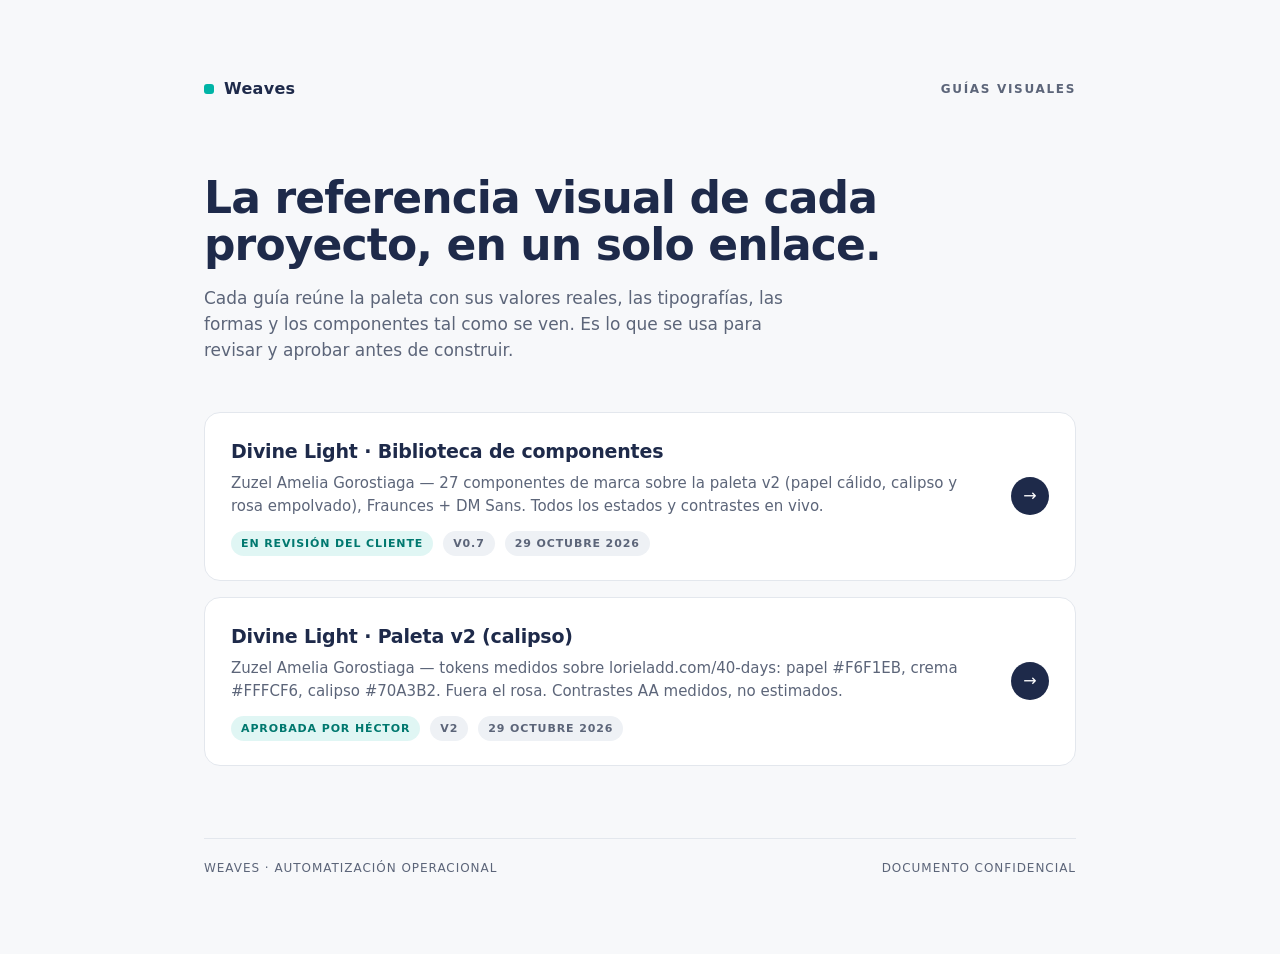
<file: index.html>
<!doctype html>
<html lang="es">
<head>
<meta charset="utf-8">
<meta name="viewport" content="width=device-width, initial-scale=1">
<meta name="robots" content="noindex,nofollow,noarchive">
<title>Guías · Weaves</title>
<meta name="description" content="Guías visuales de Weaves: la referencia de color, tipografía y componentes de cada proyecto.">
<style>
  :root{
    --teal:#00B4A6; --indigo:#1E2A4A; --ink:#131A2B; --muted:#5C6579;
    --bg:#F7F8FA; --card:#FFFFFF; --line:#E3E7ED;
  }
  *{box-sizing:border-box}
  body{margin:0;background:var(--bg);color:var(--ink);
    font-family:Inter,system-ui,-apple-system,"Segoe UI",Roboto,sans-serif;
    -webkit-font-smoothing:antialiased;line-height:1.55}
  .wrap{max-width:920px;margin:0 auto;padding:clamp(32px,6vw,80px) 24px}
  header{display:flex;align-items:center;justify-content:space-between;gap:16px;flex-wrap:wrap;margin-bottom:clamp(40px,7vw,72px)}
  .brand{display:flex;align-items:center;gap:10px;font-weight:700;letter-spacing:.02em;color:var(--indigo)}
  .brand .dot{width:10px;height:10px;border-radius:3px;background:var(--teal);display:inline-block}
  header .meta{font-size:.75rem;letter-spacing:.14em;text-transform:uppercase;color:var(--muted);font-weight:600}
  h1{font-size:clamp(2rem,5vw,2.75rem);line-height:1.08;letter-spacing:-.02em;margin:0 0 16px;color:var(--indigo);font-weight:700}
  .lead{max-width:56ch;color:var(--muted);font-size:1.0625rem;margin:0 0 clamp(32px,5vw,48px)}
  .grid{display:grid;gap:16px}
  a.card{display:grid;grid-template-columns:1fr auto;gap:8px 24px;align-items:center;
    background:var(--card);border:1px solid var(--line);border-radius:16px;padding:24px 26px;
    text-decoration:none;color:inherit;transition:transform .18s ease,box-shadow .18s ease,border-color .18s ease}
  a.card:hover{transform:translateY(-2px);box-shadow:0 12px 28px rgba(30,42,74,.10);border-color:#CBD3DE}
  .card h2{margin:0;font-size:1.1875rem;color:var(--indigo);letter-spacing:-.01em}
  .card p{margin:6px 0 0;color:var(--muted);font-size:.9375rem}
  .row{display:flex;align-items:center;gap:10px;flex-wrap:wrap;margin-top:12px}
  .tag{font-size:.6875rem;font-weight:700;letter-spacing:.08em;text-transform:uppercase;
    padding:4px 10px;border-radius:999px;background:rgba(0,180,166,.12);color:#00786F}
  .tag.neutral{background:#EEF1F5;color:var(--muted)}
  .go{width:38px;height:38px;border-radius:50%;background:var(--indigo);color:#fff;
    display:flex;align-items:center;justify-content:center;font-size:1rem}
  footer{margin-top:clamp(40px,7vw,72px);padding-top:20px;border-top:1px solid var(--line);
    display:flex;justify-content:space-between;gap:12px;flex-wrap:wrap;
    font-size:.75rem;letter-spacing:.08em;text-transform:uppercase;color:var(--muted)}
</style>
</head>
<body>
  <div class="wrap">
    <header>
      <div class="brand"><span class="dot"></span> Weaves</div>
      <div class="meta">Guías visuales</div>
    </header>

    <h1>La referencia visual de cada proyecto, en un solo enlace.</h1>
    <p class="lead">Cada guía reúne la paleta con sus valores reales, las tipografías, las formas y los componentes tal como se ven. Es lo que se usa para revisar y aprobar antes de construir.</p>

    <div class="grid">
      <a class="card" href="/guias/divine-light/componentes">
        <div>
          <h2>Divine Light · Biblioteca de componentes</h2>
          <p>Zuzel Amelia Gorostiaga — 27 componentes de marca sobre la paleta v2 (papel cálido, calipso y rosa
            empolvado), Fraunces + DM Sans. Todos los estados y contrastes en vivo.</p>
          <div class="row">
            <span class="tag">En revisión del cliente</span>
            <span class="tag neutral">v0.7</span>
            <span class="tag neutral">29 octubre 2026</span>
          </div>
        </div>
        <div class="go">→</div>
      </a>

      <a class="card" href="/guias/divine-light/paleta/">
        <div>
          <h2>Divine Light · Paleta v2 (calipso)</h2>
          <p>Zuzel Amelia Gorostiaga — tokens medidos sobre lorieladd.com/40-days: papel #F6F1EB, crema
            #FFFCF6, calipso #70A3B2. Fuera el rosa. Contrastes AA medidos, no estimados.</p>
          <div class="row">
            <span class="tag">Aprobada por Héctor</span>
            <span class="tag neutral">v2</span>
            <span class="tag neutral">29 octubre 2026</span>
          </div>
        </div>
        <div class="go">→</div>
      </a>
    </div>

    <footer>
      <span>Weaves · Automatización operacional</span>
      <span>Documento confidencial</span>
    </footer>
  </div>
</body>
</html>
</file>
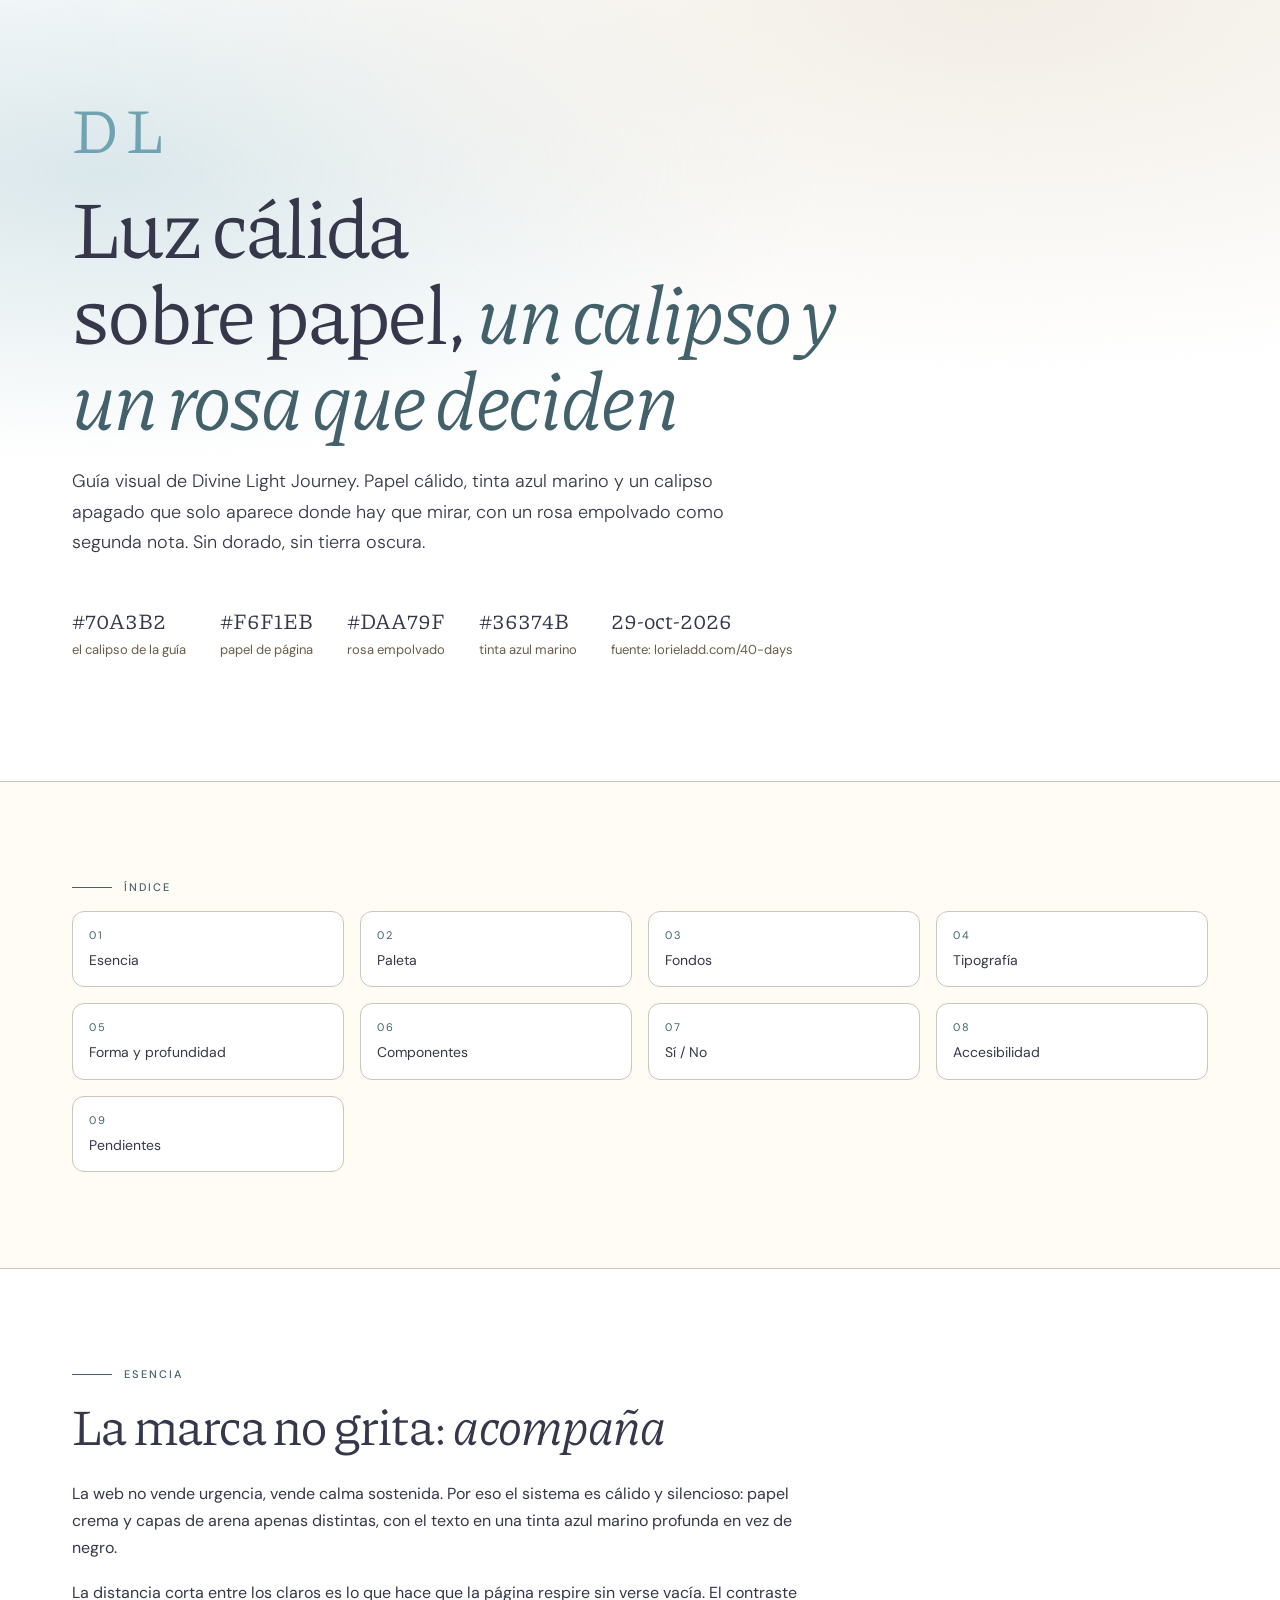
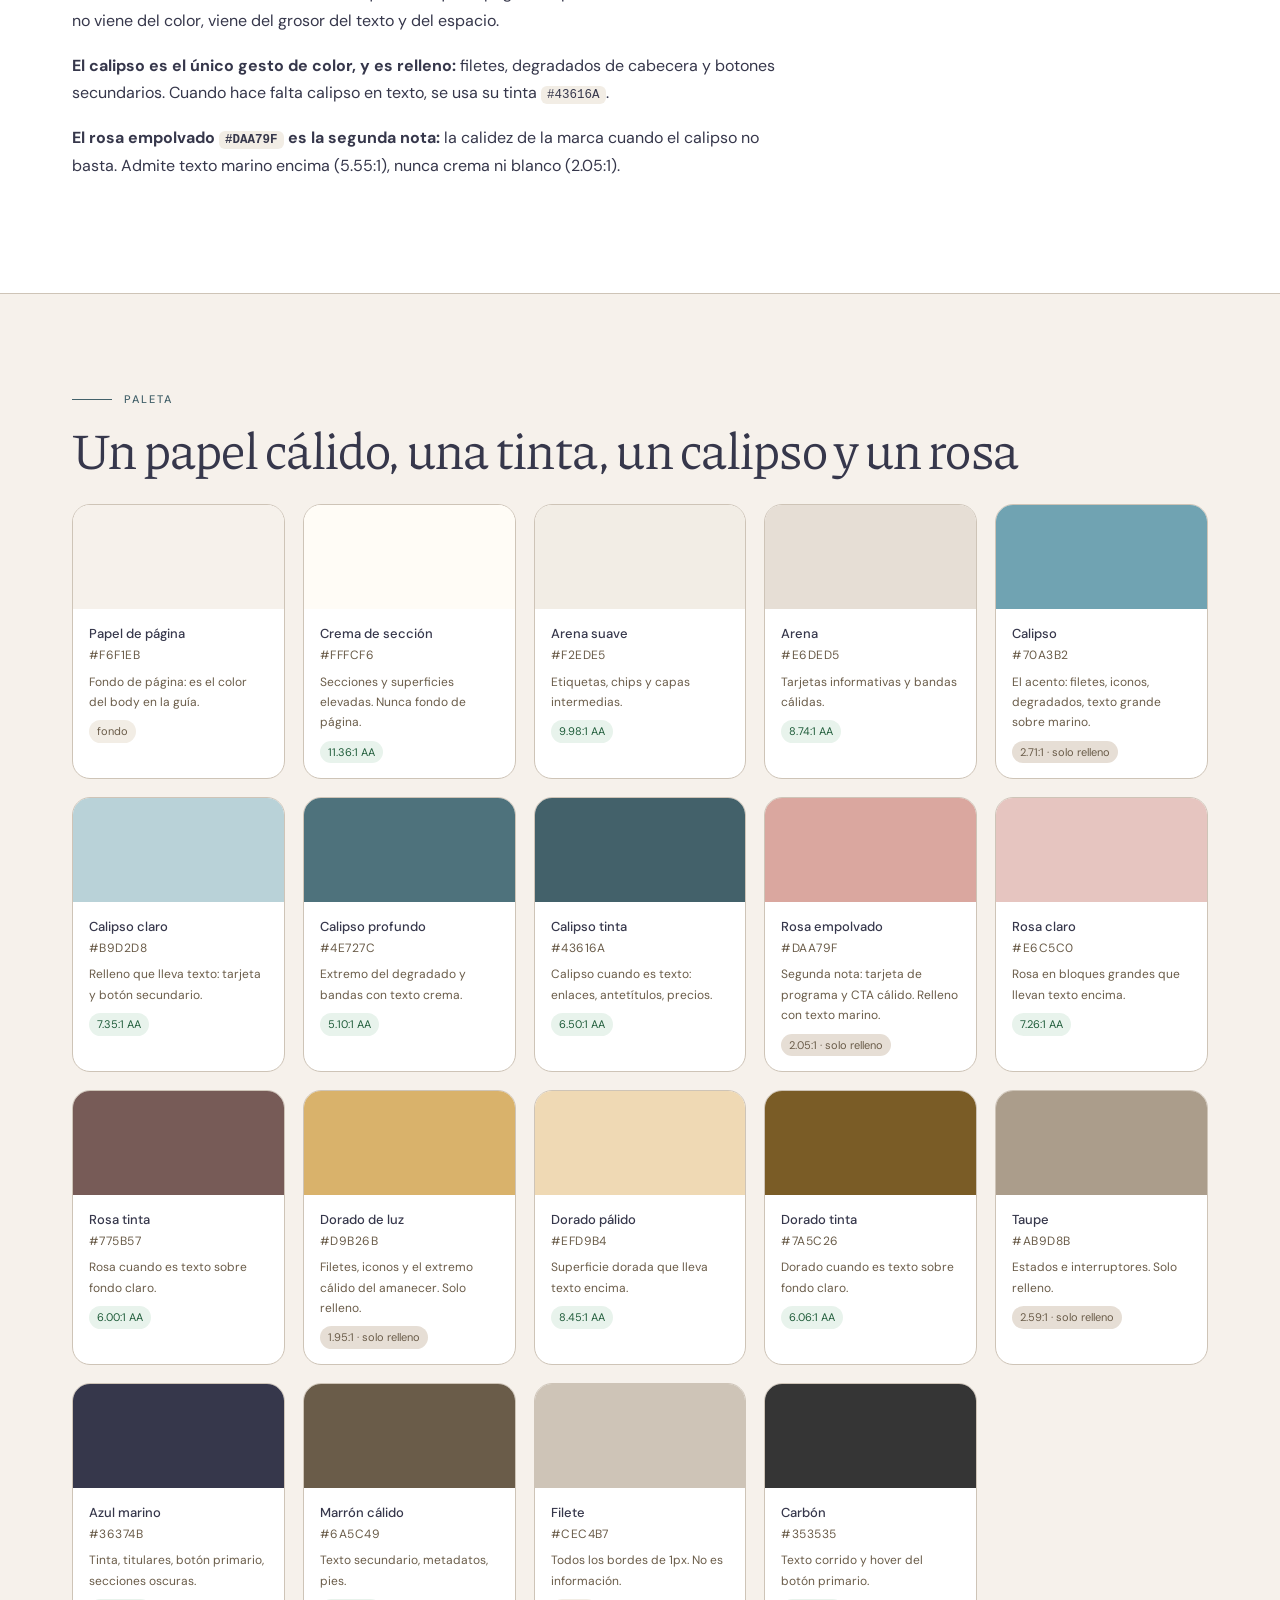
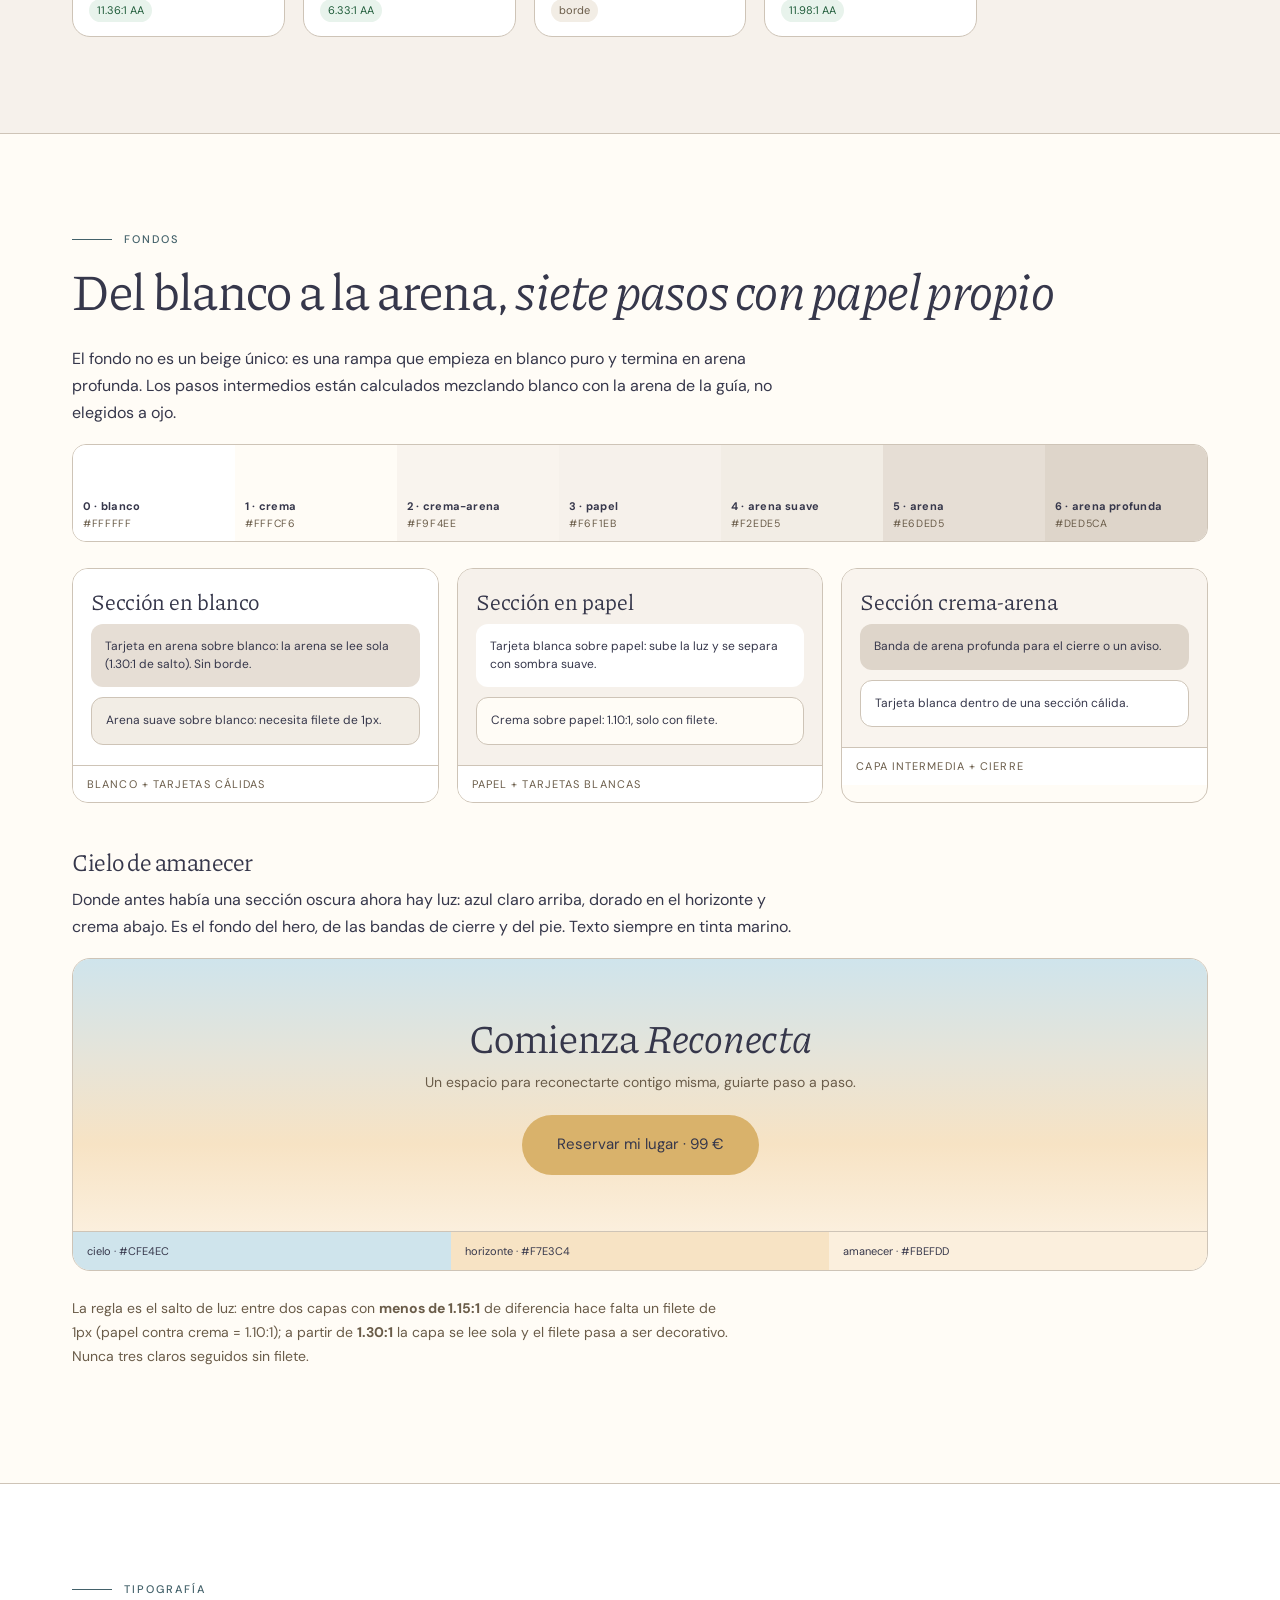
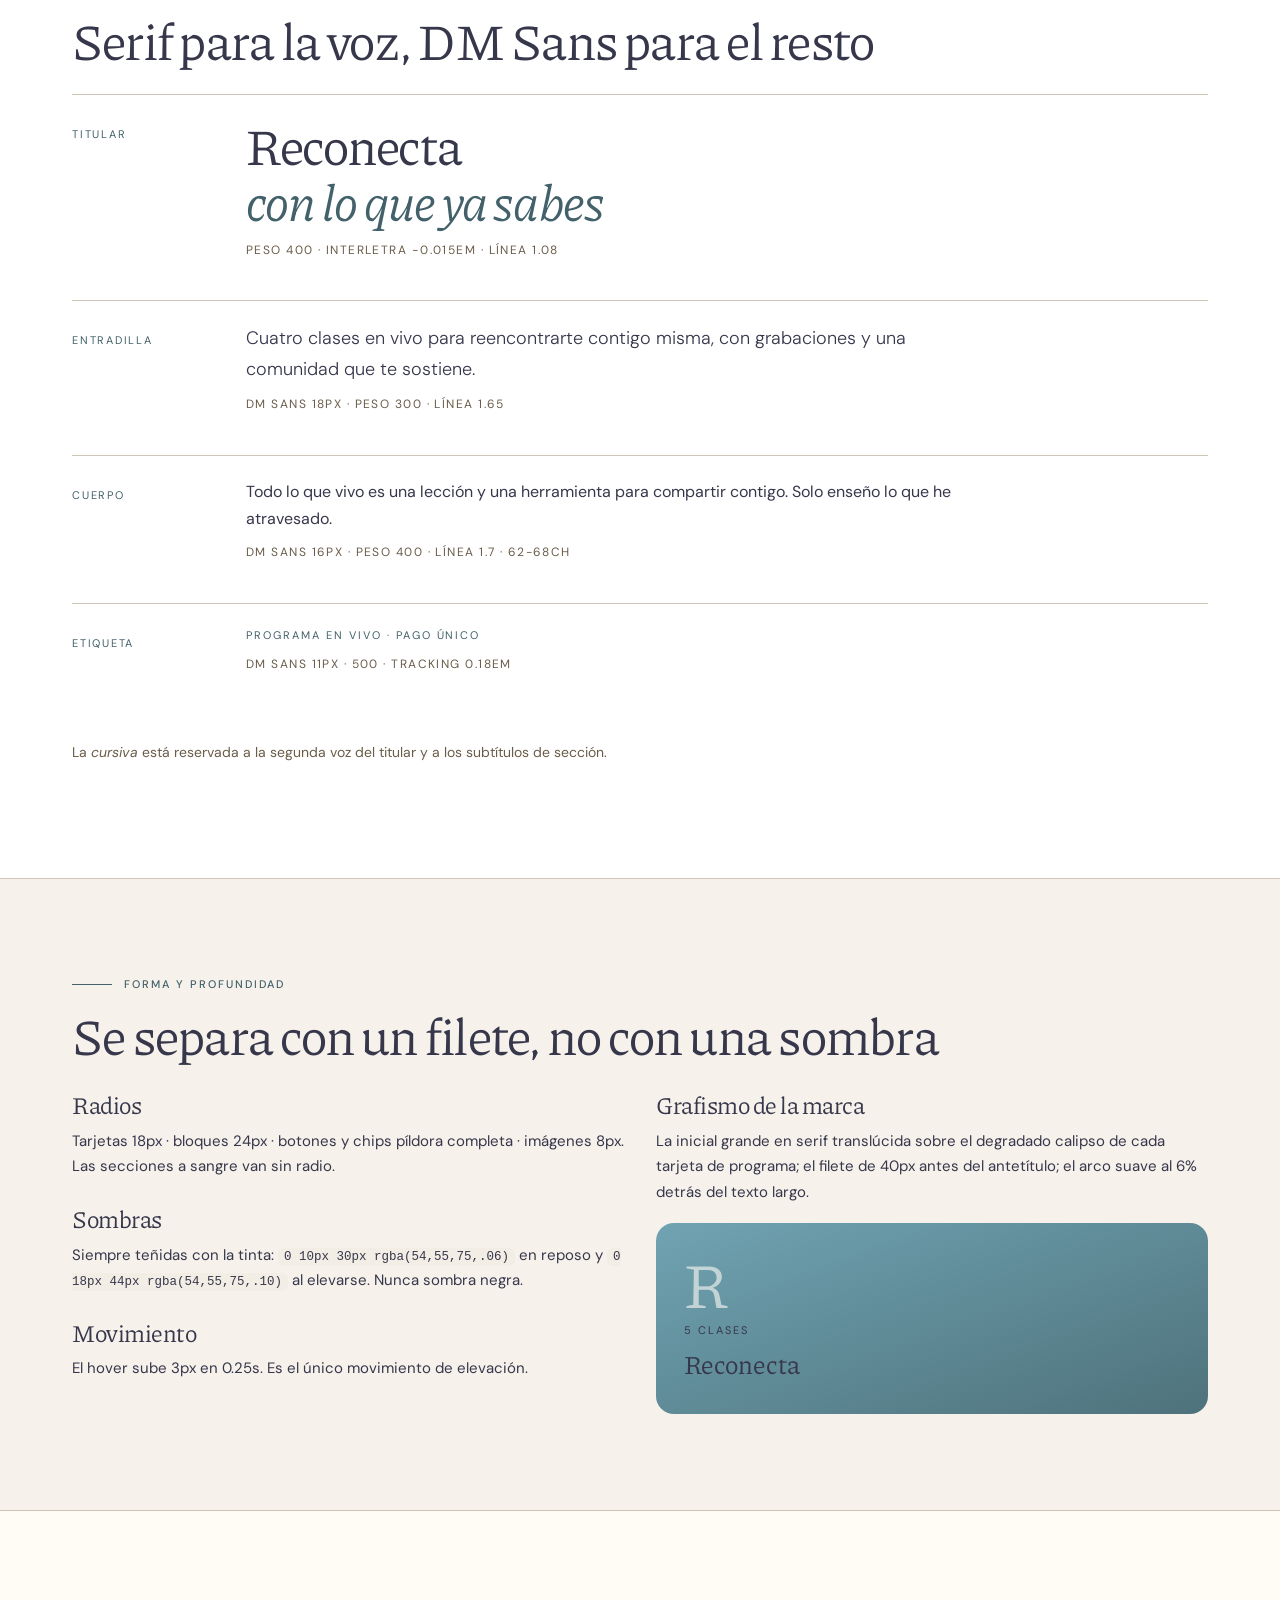
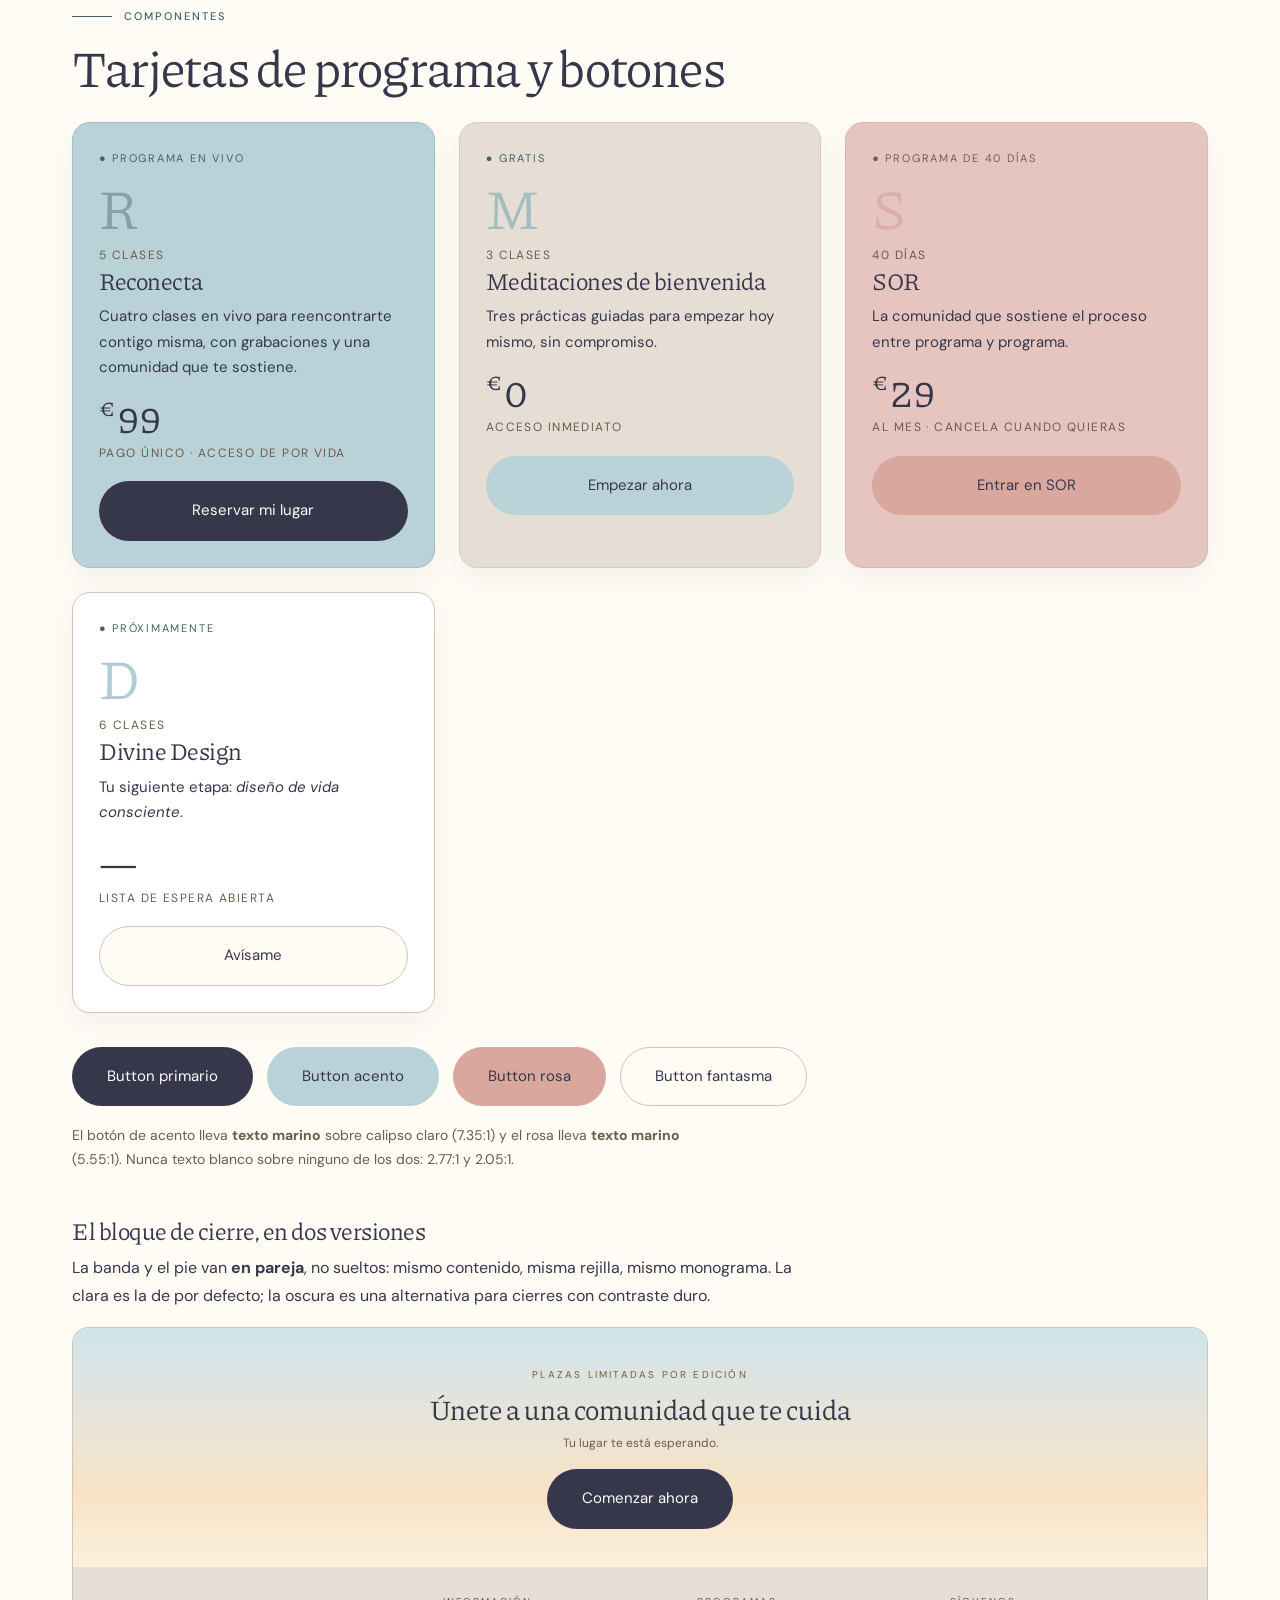
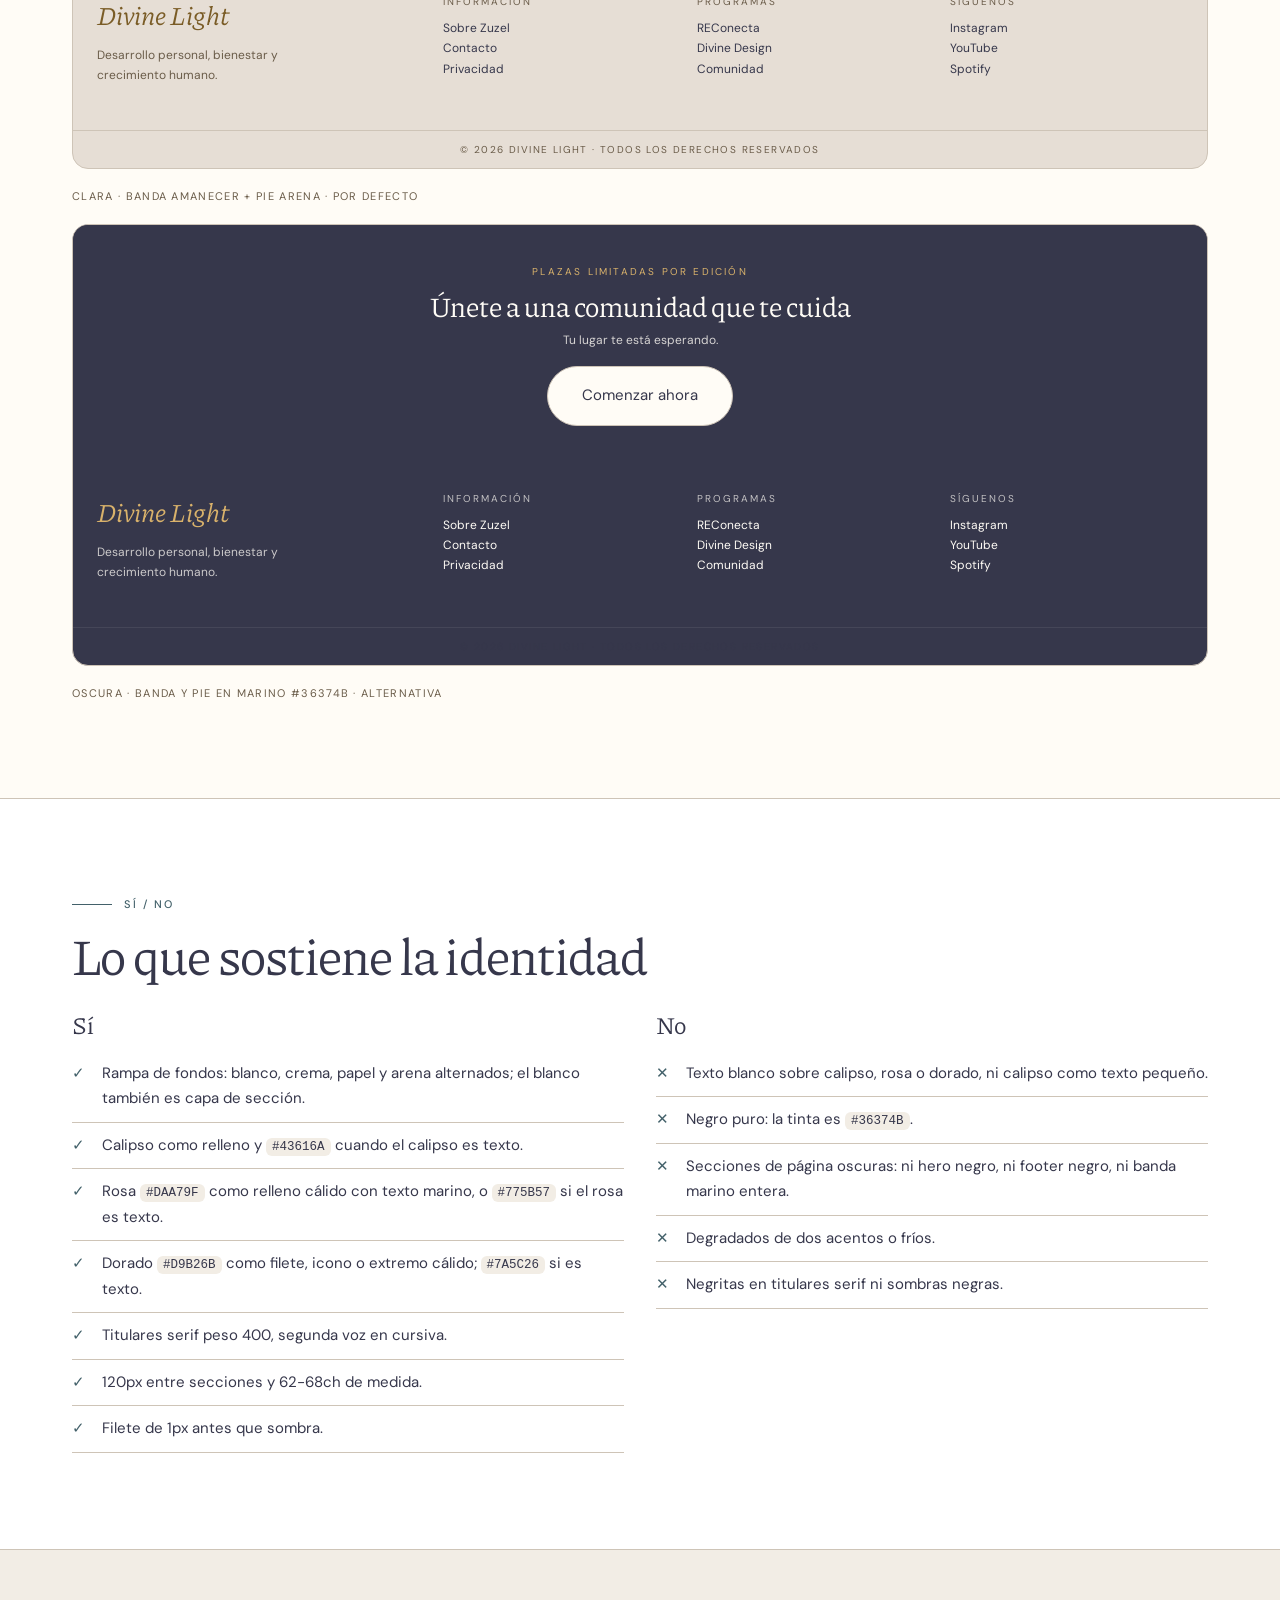
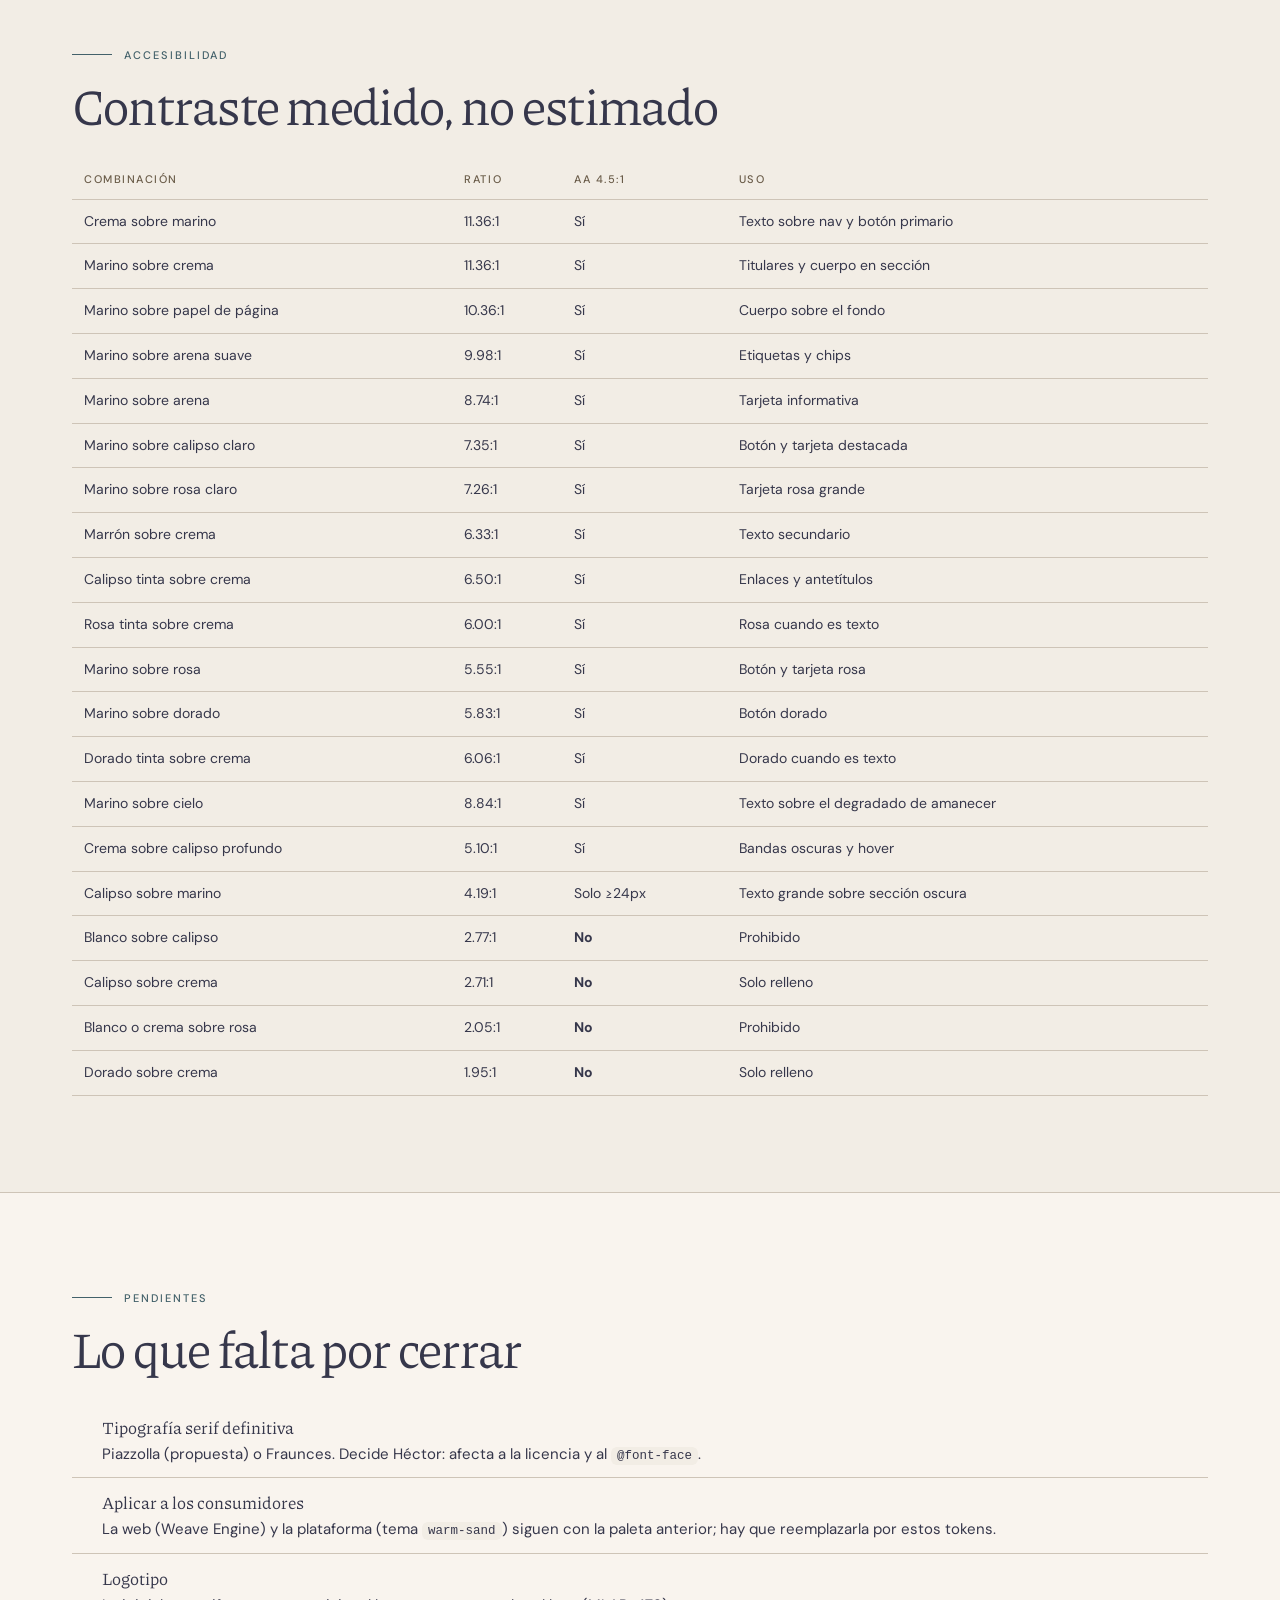
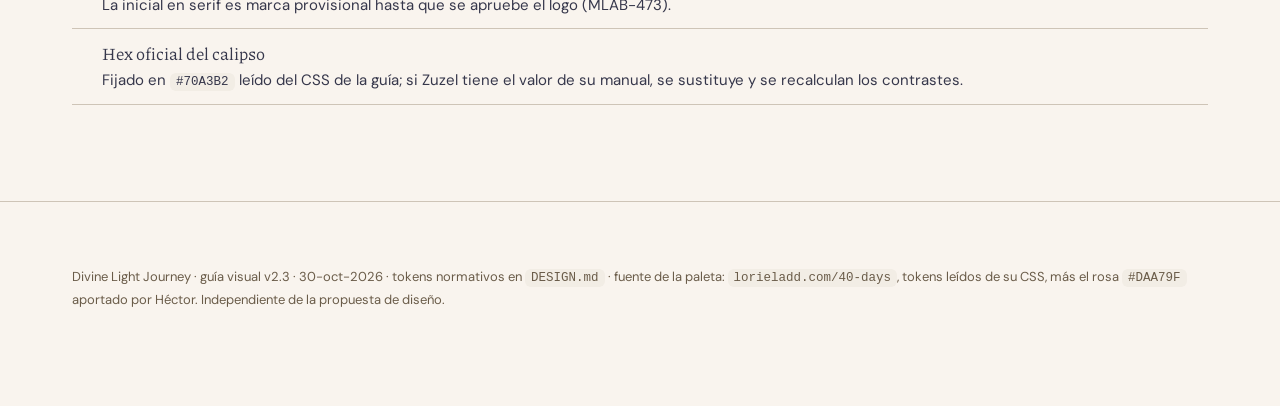
<file: divine-light/paleta/index.html>
<!DOCTYPE html>
<html lang="es">
<head>
<meta charset="utf-8">
<meta name="viewport" content="width=device-width, initial-scale=1">
<title>Divine Light Journey — Guía visual</title>
<link rel="preconnect" href="https://fonts.googleapis.com">
<link rel="preconnect" href="https://fonts.gstatic.com" crossorigin>
<link href="https://fonts.googleapis.com/css2?family=DM+Sans:ital,wght@0,300;0,400;0,500;1,400&family=Piazzolla:ital,wght@0,400;0,500;1,400&display=swap" rel="stylesheet">
<style>
  :root{
    --primary:#36374B; --secondary:#6A5C49; --accent:#70A3B2; --accent-soft:#B9D2D8;
    --accent-ink:#43616A; --accent-deep:#4E727C; --taupe:#AB9D8B; --page:#F6F1EB;
    --rose:#DAA79F; --rose-soft:#E6C5C0; --rose-ink:#775B57;
    --s0:#FFFFFF; --s1:#FFFCF6; --s2:#F9F4EE; --s3:#F6F1EB; --s4:#F2EDE5; --s5:#E6DED5; --s6:#DED5CA;
    --gold:#D9B26B; --gold-soft:#EFD9B4; --gold-ink:#7A5C26;
    --sky:#CFE4EC; --glow:#F7E3C4; --dawn:#FBEFDD;
    --neutral:#FFFCF6; --sand:#E6DED5; --sand-soft:#F2EDE5; --line:#CEC4B7;
    --charcoal:#353535; --white:#FFFFFF;
    --serif:"Piazzolla",Georgia,serif; --sans:"DM Sans",-apple-system,Segoe UI,Roboto,sans-serif;
  }
  *{box-sizing:border-box}
  body{margin:0;background:var(--s0);color:var(--primary);font-family:var(--sans);
       font-size:16px;line-height:1.7;-webkit-font-smoothing:antialiased}
  .wrap{max-width:1200px;margin:0 auto;padding:0 32px}
  section{padding:96px 0;border-top:1px solid var(--line);background:var(--s0)}
  /* Cada sección lleva su capa explícita: la guía alterna blanco, crema y papel. */
  #indice{background:var(--s3)}
  #paleta{background:var(--s1)}
  #fondos{background:var(--s3)}
  #forma{background:var(--s1)}
  #componentes{background:var(--s0)}
  #reglas{background:var(--s3)}
  #pendientes{background:var(--s1)}
  /* Fondos por sección — rampa v2.2: blanco, crema, papel y arena alternados.
     Donde el salto de luz es menor de 1.15:1, el filete de 1px hace la división. */
  .hero{background:var(--s0)}
  #esencia,#tipografia,#reglas{background:var(--s0)}
  #indice,#fondos,#componentes{background:var(--s1)}
  #paleta,#forma{background:var(--s3)}
  #accesibilidad{background:var(--s4)}
  #pendientes{background:var(--s2)}
  footer{background:var(--s6)}
  h1,h2,h3{font-family:var(--serif);font-weight:400;margin:0;letter-spacing:-.02em;line-height:1.05}
  h1{font-size:clamp(44px,6.4vw,92px)}
  h2{font-size:clamp(30px,4vw,54px);letter-spacing:-.015em;margin-bottom:28px}
  h3{font-size:24px;line-height:1.2;margin-bottom:10px}
  p{margin:0 0 18px;max-width:66ch}
  .lead{font-size:18px;font-weight:300;max-width:60ch}
  .eyebrow{font-size:11px;letter-spacing:.18em;text-transform:uppercase;color:var(--accent-ink);
           font-weight:500;margin-bottom:14px;display:flex;align-items:center;gap:12px}
  .eyebrow::before{content:"";width:40px;height:1px;background:var(--accent-ink);display:block}
  em.voice{font-family:var(--serif);font-style:italic}

  /* portada */
  .hero{padding:0;border:0;background:
     radial-gradient(120% 80% at 78% 0%, var(--sand-soft) 0%, rgba(242,237,229,0) 60%),
     radial-gradient(90% 60% at 8% 22%, rgba(112,163,178,.26) 0%, rgba(112,163,178,0) 62%),
     var(--s0);}
  .hero .wrap{padding-top:96px;padding-bottom:120px}
  .mark{font-family:var(--serif);font-size:64px;line-height:1;color:var(--accent);letter-spacing:-.02em}
  .hero h1{margin:22px 0 26px;max-width:16ch}
  .hero h1 .voice{color:var(--accent-ink)}
  .hero .lead{max-width:56ch}
  .metaline{margin-top:44px;display:flex;gap:34px;flex-wrap:wrap;font-size:13px;color:var(--secondary)}
  .metaline b{display:block;font-family:var(--serif);font-size:22px;color:var(--primary);font-weight:400}

  /* índice */
  .toc{display:grid;grid-template-columns:repeat(4,minmax(0,1fr));gap:16px;margin-top:8px}
  .tablewrap{overflow-x:auto;-webkit-overflow-scrolling:touch}
  table{min-width:420px}
  .toc a{display:block;padding:14px 16px;border:1px solid var(--line);border-radius:12px;
         text-decoration:none;color:var(--primary);font-size:14px;background:var(--white)}
  .toc a span{display:block;font-size:11px;letter-spacing:.16em;text-transform:uppercase;color:var(--accent-ink);margin-bottom:4px}

  /* paleta */
  .swatches{display:grid;grid-template-columns:repeat(auto-fit,minmax(200px,1fr));gap:18px}
  .sw{border:1px solid var(--line);border-radius:18px;overflow:hidden;background:var(--white)}
  .sw .chip{height:104px}
  .sw .info{padding:14px 16px}
  .sw .nm{font-size:13px;font-weight:500}
  .sw .hx{font-family:var(--sans);font-size:12px;color:var(--secondary);letter-spacing:.04em}
  .sw .role{font-size:12px;color:var(--secondary);margin-top:6px}
  .ratio{display:inline-block;font-size:11px;padding:2px 8px;border-radius:999px;margin-top:8px;
         background:var(--sand-soft);color:var(--secondary)}
  .ratio.ok{background:#E8F3EC;color:#1F5C3A}
  .ratio.fill{background:var(--sand);color:var(--secondary)}

  /* fondos */
  .ramp{display:grid;grid-template-columns:repeat(7,1fr);border-radius:14px;overflow:hidden;
        border:1px solid var(--line);margin:8px 0 26px}
  .ramp div{height:96px;display:flex;flex-direction:column;justify-content:flex-end;padding:8px 10px;
            font-size:10.5px;letter-spacing:.06em;color:var(--secondary)}
  .ramp b{font-size:11px;color:var(--primary);letter-spacing:.02em}
  .demos{display:grid;grid-template-columns:repeat(3,1fr);gap:18px;margin-top:6px}
  .demo{border:1px solid var(--line);border-radius:16px;overflow:hidden}
  .demo .pane{padding:20px 18px;min-height:150px;display:flex;flex-direction:column;gap:10px}
  .demo .mini{border-radius:12px;padding:14px;font-size:12px;line-height:1.45}
  .demo .cap{font-size:11px;letter-spacing:.1em;text-transform:uppercase;color:var(--secondary);
             padding:9px 14px;border-top:1px solid var(--line);background:var(--s0)}

  /* tipografía */
  .spec{border-top:1px solid var(--line);padding:22px 0;display:grid;grid-template-columns:150px 1fr;gap:24px}
  .spec:first-of-type{border-top:0}
  .spec .lbl{font-size:11px;letter-spacing:.16em;text-transform:uppercase;color:var(--accent-ink);padding-top:8px}
  table{width:100%;border-collapse:collapse;font-size:14px}
  th,td{text-align:left;padding:10px 12px;border-bottom:1px solid var(--line);vertical-align:top}
  th{font-size:11px;letter-spacing:.14em;text-transform:uppercase;color:var(--secondary);font-weight:500}
  code{font-size:12.5px;background:var(--sand-soft);padding:2px 6px;border-radius:6px;word-break:break-word}
  img,svg{max-width:100%;height:auto}

  /* componentes */
  .cards{display:grid;grid-template-columns:repeat(3,1fr);gap:24px;margin-top:8px}
  .card{border:1px solid var(--line);border-radius:18px;background:var(--white);padding:26px;
        box-shadow:0 10px 30px rgba(54,55,75,.06);transition:transform .25s, box-shadow .25s}
  .card:hover{transform:translateY(-3px);box-shadow:0 18px 44px rgba(54,55,75,.10)}
  .card .tag{font-size:11px;letter-spacing:.16em;text-transform:uppercase;color:var(--accent-ink);margin-bottom:12px}
  .card .init{font-family:var(--serif);font-size:56px;color:var(--accent);opacity:.55;line-height:1;margin-bottom:10px}
  .card.accent{background:var(--accent-soft);border-color:#A2BEC6}
  .card.accent .tag{color:var(--accent-ink)}
  .card.accent .init{color:var(--accent-deep);opacity:.5}
  .card.sand{background:var(--sand);border-color:#D6CABD}
  .price{font-family:var(--serif);font-size:40px;line-height:1;margin:16px 0 6px}
  .price small{font-size:22px;vertical-align:top;margin-right:2px}
  .note{font-size:12px;letter-spacing:.12em;text-transform:uppercase;color:var(--secondary)}
  .btns{display:flex;gap:14px;flex-wrap:wrap;margin-top:22px}
  .btn{display:inline-block;border-radius:999px;padding:16px 34px;font-size:15px;border:1px solid transparent;
       cursor:pointer;font-family:var(--sans)}
  .btn.primary{background:var(--primary);color:var(--neutral)}
  .btn.primary:hover{background:var(--charcoal)}
  .btn.accent{background:var(--accent-soft);color:var(--primary)}
  .btn.accent:hover{background:#A9C7CE}
  .btn.gold{background:var(--gold);color:var(--primary)}
  .btn.gold:hover{background:var(--gold-soft)}
  .btn.rose{background:var(--rose);color:var(--primary)}
  .btn.rose:hover{background:#D2968C}
  .card.rose{background:var(--rose-soft);border-color:#DDB6B0}
  .card.rose .tag{color:var(--rose-ink)}
  .card.rose .init{color:var(--rose);opacity:.75}
  .btn.ghost{background:var(--neutral);color:var(--primary);border-color:var(--line)}

  /* sí / no */
  .cols{display:grid;grid-template-columns:1fr 1fr;gap:32px}
  ul.plain{list-style:none;padding:0;margin:0}
  ul.plain li{padding:10px 0 10px 30px;border-bottom:1px solid var(--line);position:relative;font-size:15px}
  ul.plain.yes li::before{content:"✓";position:absolute;left:0;color:var(--accent-ink);font-weight:500}
  ul.plain.no li::before{content:"✕";position:absolute;left:0;color:var(--accent-ink);font-weight:500}
  .pending li{padding:12px 0;border-bottom:1px solid var(--line);font-size:15px}
  .pending b{font-family:var(--serif);font-weight:400;font-size:17px;display:block}
  footer{padding:64px 0 96px;border-top:1px solid var(--line);font-size:13px;color:var(--secondary);background:var(--s2)}
  @media (max-width:820px){
    .toc{grid-template-columns:repeat(2,minmax(0,1fr))}
    .cards{grid-template-columns:1fr}
    .cols{grid-template-columns:1fr}
    .spec{grid-template-columns:1fr;gap:8px}
    section{padding:64px 0}
    .wrap{padding:0 20px}
    .hero .wrap{padding-top:64px;padding-bottom:72px}
    .btn{width:100%;text-align:center}
  }
</style>
</head>
<body>

<header class="hero">
  <div class="wrap">
    <div class="mark">D L</div>
    <h1>Luz cálida<br>sobre papel, <em class="voice">un calipso y un rosa que deciden</em></h1>
    <p class="lead">Guía visual de Divine Light Journey. Papel cálido, tinta azul marino y un calipso apagado que
      solo aparece donde hay que mirar, con un rosa empolvado como segunda nota. Sin dorado, sin tierra
      oscura.</p>
    <div class="metaline">
      <div><b>#70A3B2</b>el calipso de la guía</div>
      <div><b>#F6F1EB</b>papel de página</div>
      <div><b>#DAA79F</b>rosa empolvado</div>
      <div><b>#36374B</b>tinta azul marino</div>
      <div><b>29-oct-2026</b>fuente: lorieladd.com/40-days</div>
    </div>
  </div>
</header>

<section id="indice">
  <div class="wrap">
    <div class="eyebrow">Índice</div>
    <div class="toc">
      <a href="#esencia"><span>01</span>Esencia</a>
      <a href="#paleta"><span>02</span>Paleta</a>
      <a href="#fondos"><span>03</span>Fondos</a>
      <a href="#tipografia"><span>04</span>Tipografía</a>
      <a href="#forma"><span>05</span>Forma y profundidad</a>
      <a href="#componentes"><span>06</span>Componentes</a>
      <a href="#reglas"><span>07</span>Sí / No</a>
      <a href="#accesibilidad"><span>08</span>Accesibilidad</a>
      <a href="#pendientes"><span>09</span>Pendientes</a>
    </div>
  </div>
</section>

<section id="esencia">
  <div class="wrap">
    <div class="eyebrow">Esencia</div>
    <h2>La marca no grita: <em class="voice">acompaña</em></h2>
    <p>La web no vende urgencia, vende calma sostenida. Por eso el sistema es cálido y silencioso: papel crema y
      capas de arena apenas distintas, con el texto en una tinta azul marino profunda en vez de negro.</p>
    <p>La distancia corta entre los claros es lo que hace que la página respire sin verse vacía. El contraste no
      viene del color, viene del grosor del texto y del espacio.</p>
    <p><strong>El calipso es el único gesto de color, y es relleno:</strong> filetes, degradados de cabecera y
      botones secundarios. Cuando hace falta calipso en texto, se usa su tinta <code>#43616A</code>.</p>
    <p><strong>El rosa empolvado <code>#DAA79F</code> es la segunda nota:</strong> la calidez de la marca cuando el
      calipso no basta. Admite texto marino encima (5.55:1), nunca crema ni blanco (2.05:1).</p>
  </div>
</section>

<section id="paleta">
  <div class="wrap">
    <div class="eyebrow">Paleta</div>
    <h2>Un papel cálido, una tinta, un calipso y un rosa</h2>
    <div class="swatches">
      <div class="sw"><div class="chip" style="background:#F6F1EB"></div><div class="info">
        <div class="nm">Papel de página</div><div class="hx">#F6F1EB</div>
        <div class="role">Fondo de página: es el color del body en la guía.</div>
        <span class="ratio">fondo</span></div></div>
      <div class="sw"><div class="chip" style="background:#FFFCF6"></div><div class="info">
        <div class="nm">Crema de sección</div><div class="hx">#FFFCF6</div>
        <div class="role">Secciones y superficies elevadas. Nunca fondo de página.</div>
        <span class="ratio ok">11.36:1 AA</span></div></div>
      <div class="sw"><div class="chip" style="background:#F2EDE5"></div><div class="info">
        <div class="nm">Arena suave</div><div class="hx">#F2EDE5</div>
        <div class="role">Etiquetas, chips y capas intermedias.</div>
        <span class="ratio ok">9.98:1 AA</span></div></div>
      <div class="sw"><div class="chip" style="background:#E6DED5"></div><div class="info">
        <div class="nm">Arena</div><div class="hx">#E6DED5</div>
        <div class="role">Tarjetas informativas y bandas cálidas.</div>
        <span class="ratio ok">8.74:1 AA</span></div></div>
      <div class="sw"><div class="chip" style="background:#70A3B2"></div><div class="info">
        <div class="nm">Calipso</div><div class="hx">#70A3B2</div>
        <div class="role">El acento: filetes, iconos, degradados, texto grande sobre marino.</div>
        <span class="ratio fill">2.71:1 · solo relleno</span></div></div>
      <div class="sw"><div class="chip" style="background:#B9D2D8"></div><div class="info">
        <div class="nm">Calipso claro</div><div class="hx">#B9D2D8</div>
        <div class="role">Relleno que lleva texto: tarjeta y botón secundario.</div>
        <span class="ratio ok">7.35:1 AA</span></div></div>
      <div class="sw"><div class="chip" style="background:#4E727C"></div><div class="info">
        <div class="nm">Calipso profundo</div><div class="hx">#4E727C</div>
        <div class="role">Extremo del degradado y bandas con texto crema.</div>
        <span class="ratio ok">5.10:1 AA</span></div></div>
      <div class="sw"><div class="chip" style="background:#43616A"></div><div class="info">
        <div class="nm">Calipso tinta</div><div class="hx">#43616A</div>
        <div class="role">Calipso cuando es texto: enlaces, antetítulos, precios.</div>
        <span class="ratio ok">6.50:1 AA</span></div></div>
      <div class="sw"><div class="chip" style="background:#DAA79F"></div><div class="info">
        <div class="nm">Rosa empolvado</div><div class="hx">#DAA79F</div>
        <div class="role">Segunda nota: tarjeta de programa y CTA cálido. Relleno con texto marino.</div>
        <span class="ratio fill">2.05:1 · solo relleno</span></div></div>
      <div class="sw"><div class="chip" style="background:#E6C5C0"></div><div class="info">
        <div class="nm">Rosa claro</div><div class="hx">#E6C5C0</div>
        <div class="role">Rosa en bloques grandes que llevan texto encima.</div>
        <span class="ratio ok">7.26:1 AA</span></div></div>
      <div class="sw"><div class="chip" style="background:#775B57"></div><div class="info">
        <div class="nm">Rosa tinta</div><div class="hx">#775B57</div>
        <div class="role">Rosa cuando es texto sobre fondo claro.</div>
        <span class="ratio ok">6.00:1 AA</span></div></div>
      <div class="sw"><div class="chip" style="background:#D9B26B"></div><div class="info">
        <div class="nm">Dorado de luz</div><div class="hx">#D9B26B</div>
        <div class="role">Filetes, iconos y el extremo cálido del amanecer. Solo relleno.</div>
        <span class="ratio fill">1.95:1 · solo relleno</span></div></div>
      <div class="sw"><div class="chip" style="background:#EFD9B4"></div><div class="info">
        <div class="nm">Dorado pálido</div><div class="hx">#EFD9B4</div>
        <div class="role">Superficie dorada que lleva texto encima.</div>
        <span class="ratio ok">8.45:1 AA</span></div></div>
      <div class="sw"><div class="chip" style="background:#7A5C26"></div><div class="info">
        <div class="nm">Dorado tinta</div><div class="hx">#7A5C26</div>
        <div class="role">Dorado cuando es texto sobre fondo claro.</div>
        <span class="ratio ok">6.06:1 AA</span></div></div>
      <div class="sw"><div class="chip" style="background:#AB9D8B"></div><div class="info">
        <div class="nm">Taupe</div><div class="hx">#AB9D8B</div>
        <div class="role">Estados e interruptores. Solo relleno.</div>
        <span class="ratio fill">2.59:1 · solo relleno</span></div></div>
      <div class="sw"><div class="chip" style="background:#36374B"></div><div class="info">
        <div class="nm">Azul marino</div><div class="hx">#36374B</div>
        <div class="role">Tinta, titulares, botón primario, secciones oscuras.</div>
        <span class="ratio ok">11.36:1 AA</span></div></div>
      <div class="sw"><div class="chip" style="background:#6A5C49"></div><div class="info">
        <div class="nm">Marrón cálido</div><div class="hx">#6A5C49</div>
        <div class="role">Texto secundario, metadatos, pies.</div>
        <span class="ratio ok">6.33:1 AA</span></div></div>
      <div class="sw"><div class="chip" style="background:#CEC4B7"></div><div class="info">
        <div class="nm">Filete</div><div class="hx">#CEC4B7</div>
        <div class="role">Todos los bordes de 1px. No es información.</div>
        <span class="ratio">borde</span></div></div>
      <div class="sw"><div class="chip" style="background:#353535"></div><div class="info">
        <div class="nm">Carbón</div><div class="hx">#353535</div>
        <div class="role">Texto corrido y hover del botón primario.</div>
        <span class="ratio ok">11.98:1 AA</span></div></div>
    </div>
  </section>

<section id="fondos">
  <div class="wrap">
    <div class="eyebrow">Fondos</div>
    <h2>Del blanco a la arena, <em class="voice">siete pasos con papel propio</em></h2>
    <p>El fondo no es un beige único: es una rampa que empieza en blanco puro y termina en arena profunda. Los
      pasos intermedios están calculados mezclando blanco con la arena de la guía, no elegidos a ojo.</p>

    <div class="ramp">
      <div style="background:var(--s0)"><b>0 · blanco</b>#FFFFFF</div>
      <div style="background:var(--s1)"><b>1 · crema</b>#FFFCF6</div>
      <div style="background:var(--s2)"><b>2 · crema-arena</b>#F9F4EE</div>
      <div style="background:var(--s3)"><b>3 · papel</b>#F6F1EB</div>
      <div style="background:var(--s4)"><b>4 · arena suave</b>#F2EDE5</div>
      <div style="background:var(--s5)"><b>5 · arena</b>#E6DED5</div>
      <div style="background:var(--s6)"><b>6 · arena profunda</b>#DED5CA</div>
    </div>

    <div class="demos">
      <div class="demo">
        <div class="pane" style="background:var(--s0)">
          <div style="font-family:var(--serif);font-size:22px;line-height:1.15">Sección en blanco</div>
          <div class="mini" style="background:var(--s5)">Tarjeta en arena sobre blanco: la arena se lee sola
            (1.30:1 de salto). Sin borde.</div>
          <div class="mini" style="background:var(--s4);border:1px solid var(--line)">Arena suave sobre blanco:
            necesita filete de 1px.</div>
        </div>
        <div class="cap">blanco + tarjetas cálidas</div>
      </div>
      <div class="demo">
        <div class="pane" style="background:var(--s3)">
          <div style="font-family:var(--serif);font-size:22px;line-height:1.15">Sección en papel</div>
          <div class="mini" style="background:var(--s0)">Tarjeta blanca sobre papel: sube la luz y se separa con
            sombra suave.</div>
          <div class="mini" style="background:var(--s1);border:1px solid var(--line)">Crema sobre papel: 1.10:1,
            solo con filete.</div>
        </div>
        <div class="cap">papel + tarjetas blancas</div>
      </div>
      <div class="demo">
        <div class="pane" style="background:var(--s2)">
          <div style="font-family:var(--serif);font-size:22px;line-height:1.15">Sección crema-arena</div>
          <div class="mini" style="background:var(--s6)">Banda de arena profunda para el cierre o un aviso.</div>
          <div class="mini" style="background:var(--s0);border:1px solid var(--line)">Tarjeta blanca dentro de una
            sección cálida.</div>
        </div>
        <div class="cap">capa intermedia + cierre</div>
      </div>
    </div>

    <h3 style="margin-top:44px;font-size:24px">Cielo de amanecer</h3>
    <p>Donde antes había una sección oscura ahora hay luz: azul claro arriba, dorado en el horizonte y crema abajo.
      Es el fondo del hero, de las bandas de cierre y del pie. Texto siempre en tinta marino.</p>
    <div style="border-radius:18px;overflow:hidden;border:1px solid var(--line)">
      <div style="padding:56px 32px;text-align:center;background:linear-gradient(180deg,#CFE4EC 0%,#E7E4D8 38%,#F7E3C4 68%,#FBEFDD 100%)">
        <div style="font-family:var(--serif);font-size:clamp(24px,3.4vw,40px);line-height:1.1">Comienza
          <em class="voice">Reconecta</em></div>
        <p style="margin:12px auto 0;max-width:44ch;font-size:14px;color:var(--secondary)">Un espacio para
          reconectarte contigo misma, guiarte paso a paso.</p>
        <div style="margin-top:20px"><span class="btn gold">Reservar mi lugar · 99 €</span></div>
      </div>
      <div style="display:grid;grid-template-columns:repeat(3,1fr);border-top:1px solid var(--line)">
        <div style="background:var(--sky);padding:10px 14px;font-size:11px">cielo · #CFE4EC</div>
        <div style="background:var(--glow);padding:10px 14px;font-size:11px">horizonte · #F7E3C4</div>
        <div style="background:var(--dawn);padding:10px 14px;font-size:11px">amanecer · #FBEFDD</div>
      </div>
    </div>

    <p style="margin-top:26px;color:var(--secondary);font-size:14px">La regla es el salto de luz: entre dos capas
      con <strong>menos de 1.15:1</strong> de diferencia hace falta un filete de 1px (papel contra crema = 1.10:1);
      a partir de <strong>1.30:1</strong> la capa se lee sola y el filete pasa a ser decorativo. Nunca tres claros
      seguidos sin filete.</p>
  </div>
</section>

<section id="tipografia">
  <div class="wrap">
    <div class="eyebrow">Tipografía</div>
    <h2>Serif para la voz, DM Sans para el resto</h2>
    <div class="spec">
      <div class="lbl">Titular</div>
      <div><div style="font-family:var(--serif);font-size:clamp(30px,4vw,54px);line-height:1.08;letter-spacing:-.015em">
        Reconecta<br><em style="color:var(--accent-ink)">con lo que ya sabes</em></div>
        <p class="note" style="margin-top:12px">Peso 400 · interletra −0.015em · línea 1.08</p></div>
    </div>
    <div class="spec">
      <div class="lbl">Entradilla</div>
      <div><p class="lead" style="margin:0">Cuatro clases en vivo para reencontrarte contigo misma, con
        grabaciones y una comunidad que te sostiene.</p>
        <p class="note" style="margin-top:10px">DM Sans 18px · peso 300 · línea 1.65</p></div>
    </div>
    <div class="spec">
      <div class="lbl">Cuerpo</div>
      <div><p style="margin:0">Todo lo que vivo es una lección y una herramienta para compartir contigo. Solo
        enseño lo que he atravesado.</p>
        <p class="note" style="margin-top:10px">DM Sans 16px · peso 400 · línea 1.7 · 62-68ch</p></div>
    </div>
    <div class="spec">
      <div class="lbl">Etiqueta</div>
      <div><div style="font-size:11px;letter-spacing:.18em;text-transform:uppercase;color:var(--accent-ink)">
        Programa en vivo · pago único</div>
        <p class="note" style="margin-top:10px">DM Sans 11px · 500 · tracking 0.18em</p></div>
    </div>
    <p style="margin-top:26px;color:var(--secondary);font-size:14px">La <em>cursiva</em> está reservada a la
      segunda voz del titular y a los subtítulos de sección.</p>
  </div>
</section>

<section id="forma">
  <div class="wrap">
    <div class="eyebrow">Forma y profundidad</div>
    <h2>Se separa con un filete, no con una sombra</h2>
    <div class="cols">
      <div>
        <h3>Radios</h3>
        <p style="font-size:15px">Tarjetas 18px · bloques 24px · botones y chips píldora completa · imágenes 8px.
          Las secciones a sangre van sin radio.</p>
        <h3 style="margin-top:24px">Sombras</h3>
        <p style="font-size:15px">Siempre teñidas con la tinta: <code>0 10px 30px rgba(54,55,75,.06)</code> en
          reposo y <code>0 18px 44px rgba(54,55,75,.10)</code> al elevarse. Nunca sombra negra.</p>
        <h3 style="margin-top:24px">Movimiento</h3>
        <p style="font-size:15px">El hover sube 3px en 0.25s. Es el único movimiento de elevación.</p>
      </div>
      <div>
        <h3>Grafismo de la marca</h3>
        <p style="font-size:15px">La inicial grande en serif translúcida sobre el degradado calipso de cada tarjeta
          de programa; el filete de 40px antes del antetítulo; el arco suave al 6% detrás del texto largo.</p>
        <div style="margin-top:18px;border-radius:18px;padding:28px;background:linear-gradient(160deg,#70A3B2 0%,#4E727C 100%)">
          <div style="font-family:var(--serif);font-size:64px;color:#FFFCF6;opacity:.6;line-height:1">R</div>
          <div style="font-size:11px;letter-spacing:.18em;text-transform:uppercase;margin-top:6px">5 clases</div>
          <div style="font-family:var(--serif);font-size:26px;margin-top:2px">Reconecta</div>
        </div>
      </div>
    </div>
  </div>
</section>

<section id="componentes">
  <div class="wrap">
    <div class="eyebrow">Componentes</div>
    <h2>Tarjetas de programa y botones</h2>
    <div class="cards">
      <div class="card accent">
        <div class="tag">● Programa en vivo</div>
        <div class="init">R</div>
        <div class="note">5 clases</div>
        <h3>Reconecta</h3>
        <p style="font-size:15px;margin-bottom:0">Cuatro clases en vivo para reencontrarte contigo misma, con
          grabaciones y una comunidad que te sostiene.</p>
        <div class="price"><small>€</small>99</div>
        <div class="note">Pago único · acceso de por vida</div>
        <div style="margin-top:18px"><span class="btn primary" style="width:100%;text-align:center">Reservar mi lugar</span></div>
      </div>
      <div class="card sand">
        <div class="tag">● Gratis</div>
        <div class="init">M</div>
        <div class="note">3 clases</div>
        <h3>Meditaciones de bienvenida</h3>
        <p style="font-size:15px;margin-bottom:0">Tres prácticas guiadas para empezar hoy mismo, sin compromiso.</p>
        <div class="price"><small>€</small>0</div>
        <div class="note">Acceso inmediato</div>
        <div style="margin-top:18px"><span class="btn accent" style="width:100%;text-align:center">Empezar ahora</span></div>
      </div>
      <div class="card rose">
        <div class="tag">● Programa de 40 días</div>
        <div class="init">S</div>
        <div class="note">40 días</div>
        <h3>SOR</h3>
        <p style="font-size:15px;margin-bottom:0">La comunidad que sostiene el proceso entre programa y programa.</p>
        <div class="price"><small>€</small>29</div>
        <div class="note">Al mes · cancela cuando quieras</div>
        <div style="margin-top:18px"><span class="btn rose" style="width:100%;text-align:center">Entrar en SOR</span></div>
      </div>
      <div class="card">
        <div class="tag">● Próximamente</div>
        <div class="init">D</div>
        <div class="note">6 clases</div>
        <h3>Divine Design</h3>
        <p style="font-size:15px;margin-bottom:0">Tu siguiente etapa: <em>diseño de vida consciente</em>.</p>
        <div class="price">—</div>
        <div class="note">Lista de espera abierta</div>
        <div style="margin-top:18px"><span class="btn ghost" style="width:100%;text-align:center">Avísame</span></div>
      </div>
    </div>
    <div class="btns" style="margin-top:34px">
      <span class="btn primary">Button primario</span>
      <span class="btn accent">Button acento</span>
      <span class="btn rose">Button rosa</span>
      <span class="btn ghost">Button fantasma</span>
    </div>
    <p style="margin-top:18px;font-size:14px;color:var(--secondary)">El botón de acento lleva <strong>texto
      marino</strong> sobre calipso claro (7.35:1) y el rosa lleva <strong>texto marino</strong> (5.55:1). Nunca
      texto blanco sobre ninguno de los dos: 2.77:1 y 2.05:1.</p>

    <h3 style="margin-top:44px;font-size:24px">El bloque de cierre, en dos versiones</h3>
    <p>La banda y el pie van <strong>en pareja</strong>, no sueltos: mismo contenido, misma rejilla, mismo
      monograma. La clara es la de por defecto; la oscura es una alternativa para cierres con contraste duro.</p>
    <div style="display:grid;gap:18px;margin-top:6px">
      <div style="border-radius:16px;overflow:hidden;border:1px solid var(--line);background:var(--s5)">
        <div style="text-align:center;padding:38px 24px;background:linear-gradient(180deg,#CFE4EC 0%,#E7E4D8 38%,#F7E3C4 68%,#FBEFDD 100%)">
          <div style="font-size:10px;letter-spacing:.22em;text-transform:uppercase;color:var(--gold-ink)">Plazas limitadas por edición</div>
          <div style="font-family:var(--serif);font-size:clamp(20px,2.6vw,28px);line-height:1.15;margin-top:10px">Únete a una comunidad que te cuida</div>
          <div style="font-size:12px;color:var(--secondary);margin-top:8px">Tu lugar te está esperando.</div>
          <div style="margin-top:16px"><span class="btn primary">Comenzar ahora</span></div>
        </div>
        <div style="display:grid;grid-template-columns:1.4fr 1fr 1fr 1fr;gap:20px;padding:26px 24px">
          <div><div style="font-family:var(--serif);font-size:26px;font-style:italic;color:var(--gold-ink)">Divine
            Light</div><p style="font-size:12px;color:var(--secondary);margin-top:8px;max-width:24ch">Desarrollo
            personal, bienestar y crecimiento humano.</p></div>
          <div><div style="font-size:10px;letter-spacing:.2em;text-transform:uppercase;color:var(--secondary)">Información</div><p style="font-size:12px;margin-top:8px">Sobre Zuzel<br>Contacto<br>Privacidad</p></div>
          <div><div style="font-size:10px;letter-spacing:.2em;text-transform:uppercase;color:var(--secondary)">Programas</div><p style="font-size:12px;margin-top:8px">REConecta<br>Divine Design<br>Comunidad</p></div>
          <div><div style="font-size:10px;letter-spacing:.2em;text-transform:uppercase;color:var(--secondary)">Síguenos</div><p style="font-size:12px;margin-top:8px">Instagram<br>YouTube<br>Spotify</p></div>
        </div>
        <div style="border-top:1px solid var(--line);padding:10px 24px;font-size:10px;letter-spacing:.14em;text-transform:uppercase;color:var(--secondary);text-align:center">© 2026 Divine Light · Todos los derechos reservados</div>
      </div>
      <div style="font-size:11px;letter-spacing:.12em;text-transform:uppercase;color:var(--secondary)">clara · banda amanecer + pie arena · por defecto</div>

      <div style="border-radius:16px;overflow:hidden;border:1px solid var(--line);background:var(--primary)">
        <div style="text-align:center;padding:38px 24px;background:var(--primary);color:var(--neutral)">
          <div style="font-size:10px;letter-spacing:.22em;text-transform:uppercase;color:var(--gold)">Plazas limitadas por edición</div>
          <div style="font-family:var(--serif);font-size:clamp(20px,2.6vw,28px);line-height:1.15;margin-top:10px">Únete a una comunidad que te cuida</div>
          <div style="font-size:12px;opacity:.8;margin-top:8px">Tu lugar te está esperando.</div>
          <div style="margin-top:16px"><span class="btn ghost" style="background:var(--neutral)">Comenzar ahora</span></div>
        </div>
        <div style="display:grid;grid-template-columns:1.4fr 1fr 1fr 1fr;gap:20px;padding:26px 24px;color:var(--neutral)">
          <div><div style="font-family:var(--serif);font-size:26px;font-style:italic;color:var(--gold)">Divine
            Light</div><p style="font-size:12px;opacity:.75;margin-top:8px;max-width:24ch">Desarrollo personal,
            bienestar y crecimiento humano.</p></div>
          <div><div style="font-size:10px;letter-spacing:.2em;text-transform:uppercase;opacity:.7">Información</div><p style="font-size:12px;margin-top:8px">Sobre Zuzel<br>Contacto<br>Privacidad</p></div>
          <div><div style="font-size:10px;letter-spacing:.2em;text-transform:uppercase;opacity:.7">Programas</div><p style="font-size:12px;margin-top:8px">REConecta<br>Divine Design<br>Comunidad</p></div>
          <div><div style="font-size:10px;letter-spacing:.2em;text-transform:uppercase;opacity:.7">Síguenos</div><p style="font-size:12px;margin-top:8px">Instagram<br>YouTube<br>Spotify</p></div>
        </div>
        <div style="border-top:1px solid rgba(255,252,246,.12);padding:10px 24px;font-size:10px;letter-spacing:.14em;text-transform:uppercase;opacity:.6;text-align:center">© 2026 Divine Light · Todos los derechos reservados</div>
      </div>
      <div style="font-size:11px;letter-spacing:.12em;text-transform:uppercase;color:var(--secondary)">oscura · banda y pie en marino #36374B · alternativa</div>
    </div>
  </div>
</section>

<section id="reglas">
  <div class="wrap">
    <div class="eyebrow">Sí / No</div>
    <h2>Lo que sostiene la identidad</h2>
    <div class="cols">
      <div>
        <h3 style="margin-bottom:12px">Sí</h3>
        <ul class="plain yes">
          <li>Rampa de fondos: blanco, crema, papel y arena alternados; el blanco también es capa de sección.</li>
          <li>Calipso como relleno y <code>#43616A</code> cuando el calipso es texto.</li>
          <li>Rosa <code>#DAA79F</code> como relleno cálido con texto marino, o <code>#775B57</code> si el rosa es texto.</li>
          <li>Dorado <code>#D9B26B</code> como filete, icono o extremo cálido; <code>#7A5C26</code> si es texto.</li>
          <li>Titulares serif peso 400, segunda voz en cursiva.</li>
          <li>120px entre secciones y 62-68ch de medida.</li>
          <li>Filete de 1px antes que sombra.</li>
        </ul>
      </div>
      <div>
        <h3 style="margin-bottom:12px">No</h3>
        <ul class="plain no">
          <li>Texto blanco sobre calipso, rosa o dorado, ni calipso como texto pequeño.</li>
          <li>Negro puro: la tinta es <code>#36374B</code>.</li>
          <li>Secciones de página oscuras: ni hero negro, ni footer negro, ni banda marino entera.</li>
          <li>Degradados de dos acentos o fríos.</li>
          <li>Negritas en titulares serif ni sombras negras.</li>
        </ul>
      </div>
    </div>
  </div>
</section>

<section id="accesibilidad">
  <div class="wrap">
    <div class="eyebrow">Accesibilidad</div>
    <h2>Contraste medido, no estimado</h2>
    <div class="tablewrap"><table>
      <thead><tr><th>Combinación</th><th>Ratio</th><th>AA 4.5:1</th><th>Uso</th></tr></thead>
      <tbody>
        <tr><td>Crema sobre marino</td><td>11.36:1</td><td>Sí</td><td>Texto sobre nav y botón primario</td></tr>
        <tr><td>Marino sobre crema</td><td>11.36:1</td><td>Sí</td><td>Titulares y cuerpo en sección</td></tr>
        <tr><td>Marino sobre papel de página</td><td>10.36:1</td><td>Sí</td><td>Cuerpo sobre el fondo</td></tr>
        <tr><td>Marino sobre arena suave</td><td>9.98:1</td><td>Sí</td><td>Etiquetas y chips</td></tr>
        <tr><td>Marino sobre arena</td><td>8.74:1</td><td>Sí</td><td>Tarjeta informativa</td></tr>
        <tr><td>Marino sobre calipso claro</td><td>7.35:1</td><td>Sí</td><td>Botón y tarjeta destacada</td></tr>
        <tr><td>Marino sobre rosa claro</td><td>7.26:1</td><td>Sí</td><td>Tarjeta rosa grande</td></tr>
        <tr><td>Marrón sobre crema</td><td>6.33:1</td><td>Sí</td><td>Texto secundario</td></tr>
        <tr><td>Calipso tinta sobre crema</td><td>6.50:1</td><td>Sí</td><td>Enlaces y antetítulos</td></tr>
        <tr><td>Rosa tinta sobre crema</td><td>6.00:1</td><td>Sí</td><td>Rosa cuando es texto</td></tr>
        <tr><td>Marino sobre rosa</td><td>5.55:1</td><td>Sí</td><td>Botón y tarjeta rosa</td></tr>
        <tr><td>Marino sobre dorado</td><td>5.83:1</td><td>Sí</td><td>Botón dorado</td></tr>
        <tr><td>Dorado tinta sobre crema</td><td>6.06:1</td><td>Sí</td><td>Dorado cuando es texto</td></tr>
        <tr><td>Marino sobre cielo</td><td>8.84:1</td><td>Sí</td><td>Texto sobre el degradado de amanecer</td></tr>
        <tr><td>Crema sobre calipso profundo</td><td>5.10:1</td><td>Sí</td><td>Bandas oscuras y hover</td></tr>
        <tr><td>Calipso sobre marino</td><td>4.19:1</td><td>Solo ≥24px</td><td>Texto grande sobre sección oscura</td></tr>
        <tr><td>Blanco sobre calipso</td><td>2.77:1</td><td><strong>No</strong></td><td>Prohibido</td></tr>
        <tr><td>Calipso sobre crema</td><td>2.71:1</td><td><strong>No</strong></td><td>Solo relleno</td></tr>
        <tr><td>Blanco o crema sobre rosa</td><td>2.05:1</td><td><strong>No</strong></td><td>Prohibido</td></tr>
        <tr><td>Dorado sobre crema</td><td>1.95:1</td><td><strong>No</strong></td><td>Solo relleno</td></tr>
      </tbody>
    </table></div>
  </section>

<section id="pendientes">
  <div class="wrap">
    <div class="eyebrow">Pendientes</div>
    <h2>Lo que falta por cerrar</h2>
    <ul class="plain pending">
      <li><b>Tipografía serif definitiva</b>Piazzolla (propuesta) o Fraunces. Decide Héctor: afecta a la licencia
        y al <code>@font-face</code>.</li>
      <li><b>Aplicar a los consumidores</b>La web (Weave Engine) y la plataforma (tema <code>warm-sand</code>)
        siguen con la paleta anterior; hay que reemplazarla por estos tokens.</li>
      <li><b>Logotipo</b>La inicial en serif es marca provisional hasta que se apruebe el logo (MLAB-473).</li>
      <li><b>Hex oficial del calipso</b>Fijado en <code>#70A3B2</code> leído del CSS de la guía; si Zuzel tiene
        el valor de su manual, se sustituye y se recalculan los contrastes.</li>
    </ul>
  </div>
</section>

<footer>
  <div class="wrap">
    Divine Light Journey · guía visual v2.3 · 30-oct-2026 · tokens normativos en <code>DESIGN.md</code> ·
    fuente de la paleta: <code>lorieladd.com/40-days</code>, tokens leídos de su CSS, más el rosa
    <code>#DAA79F</code> aportado por Héctor. Independiente de la propuesta de diseño.
  </div>
</footer>

</body>
</html>
</file>
